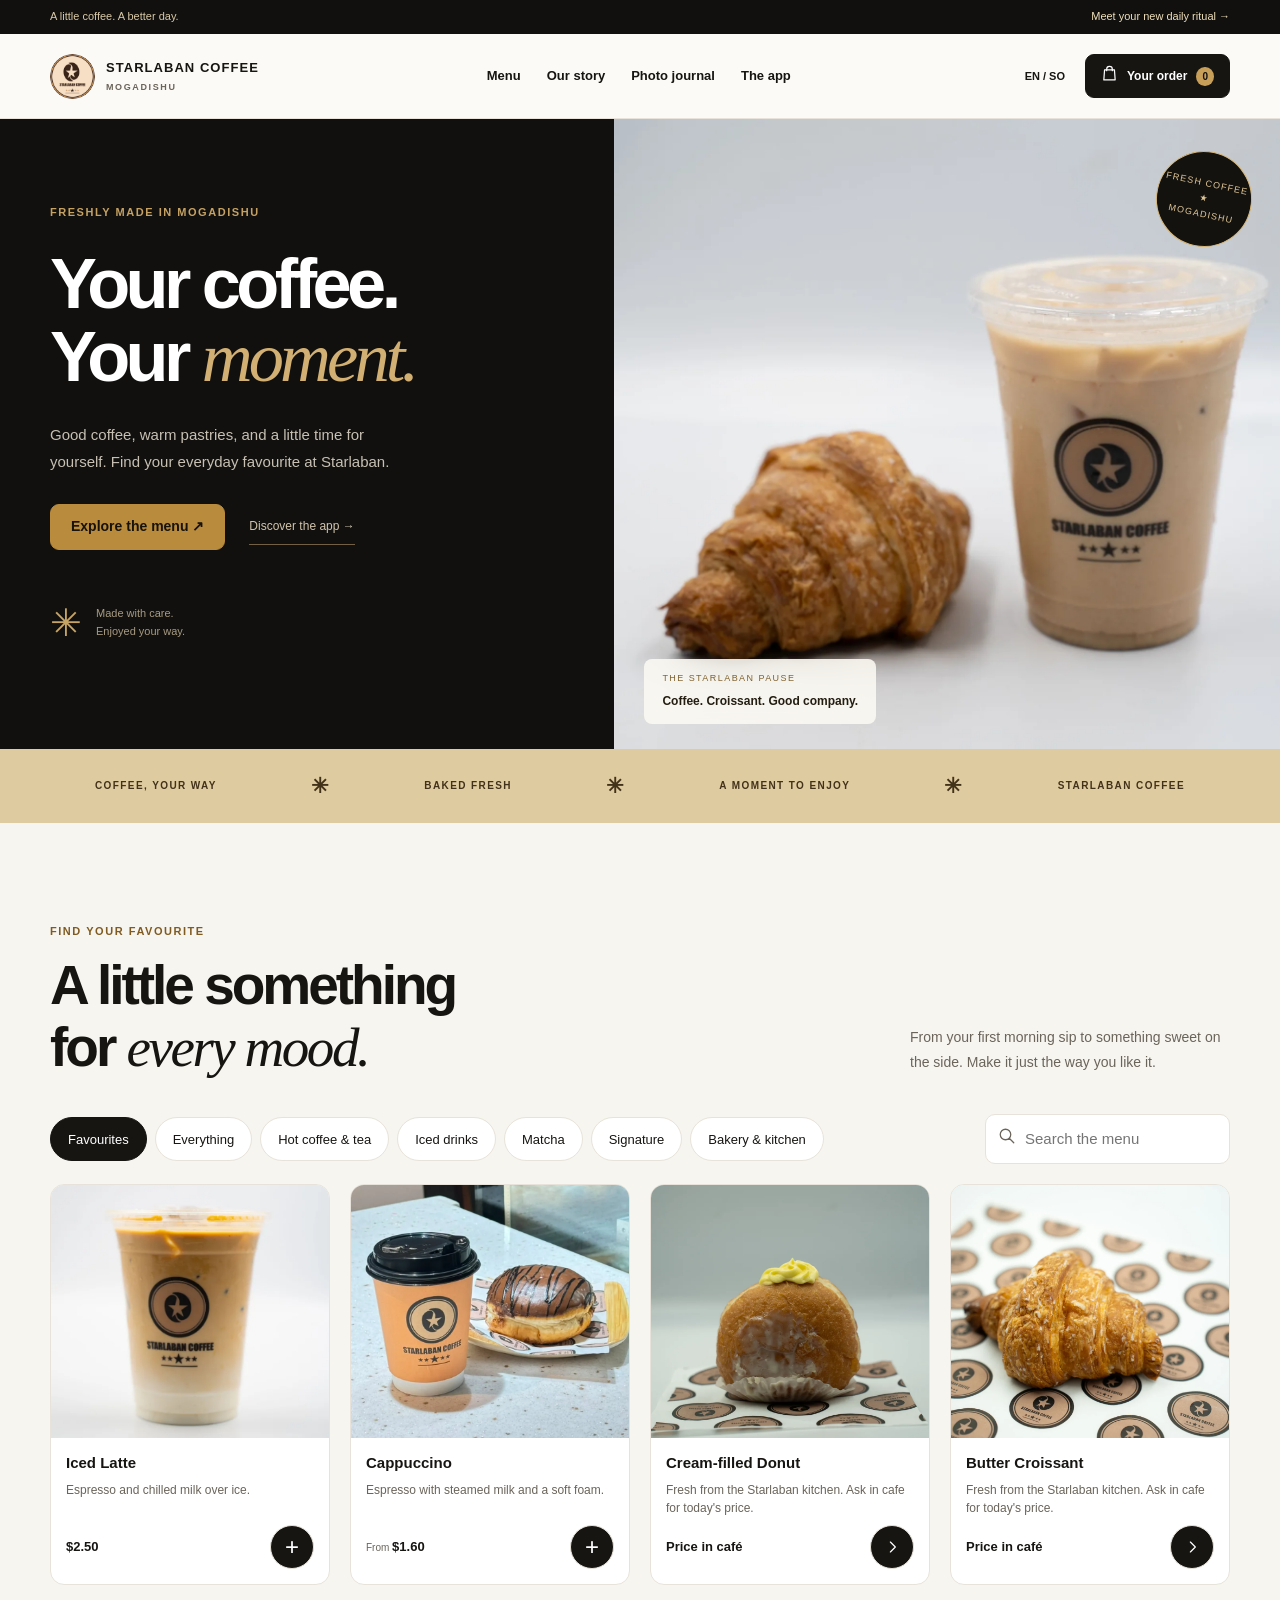
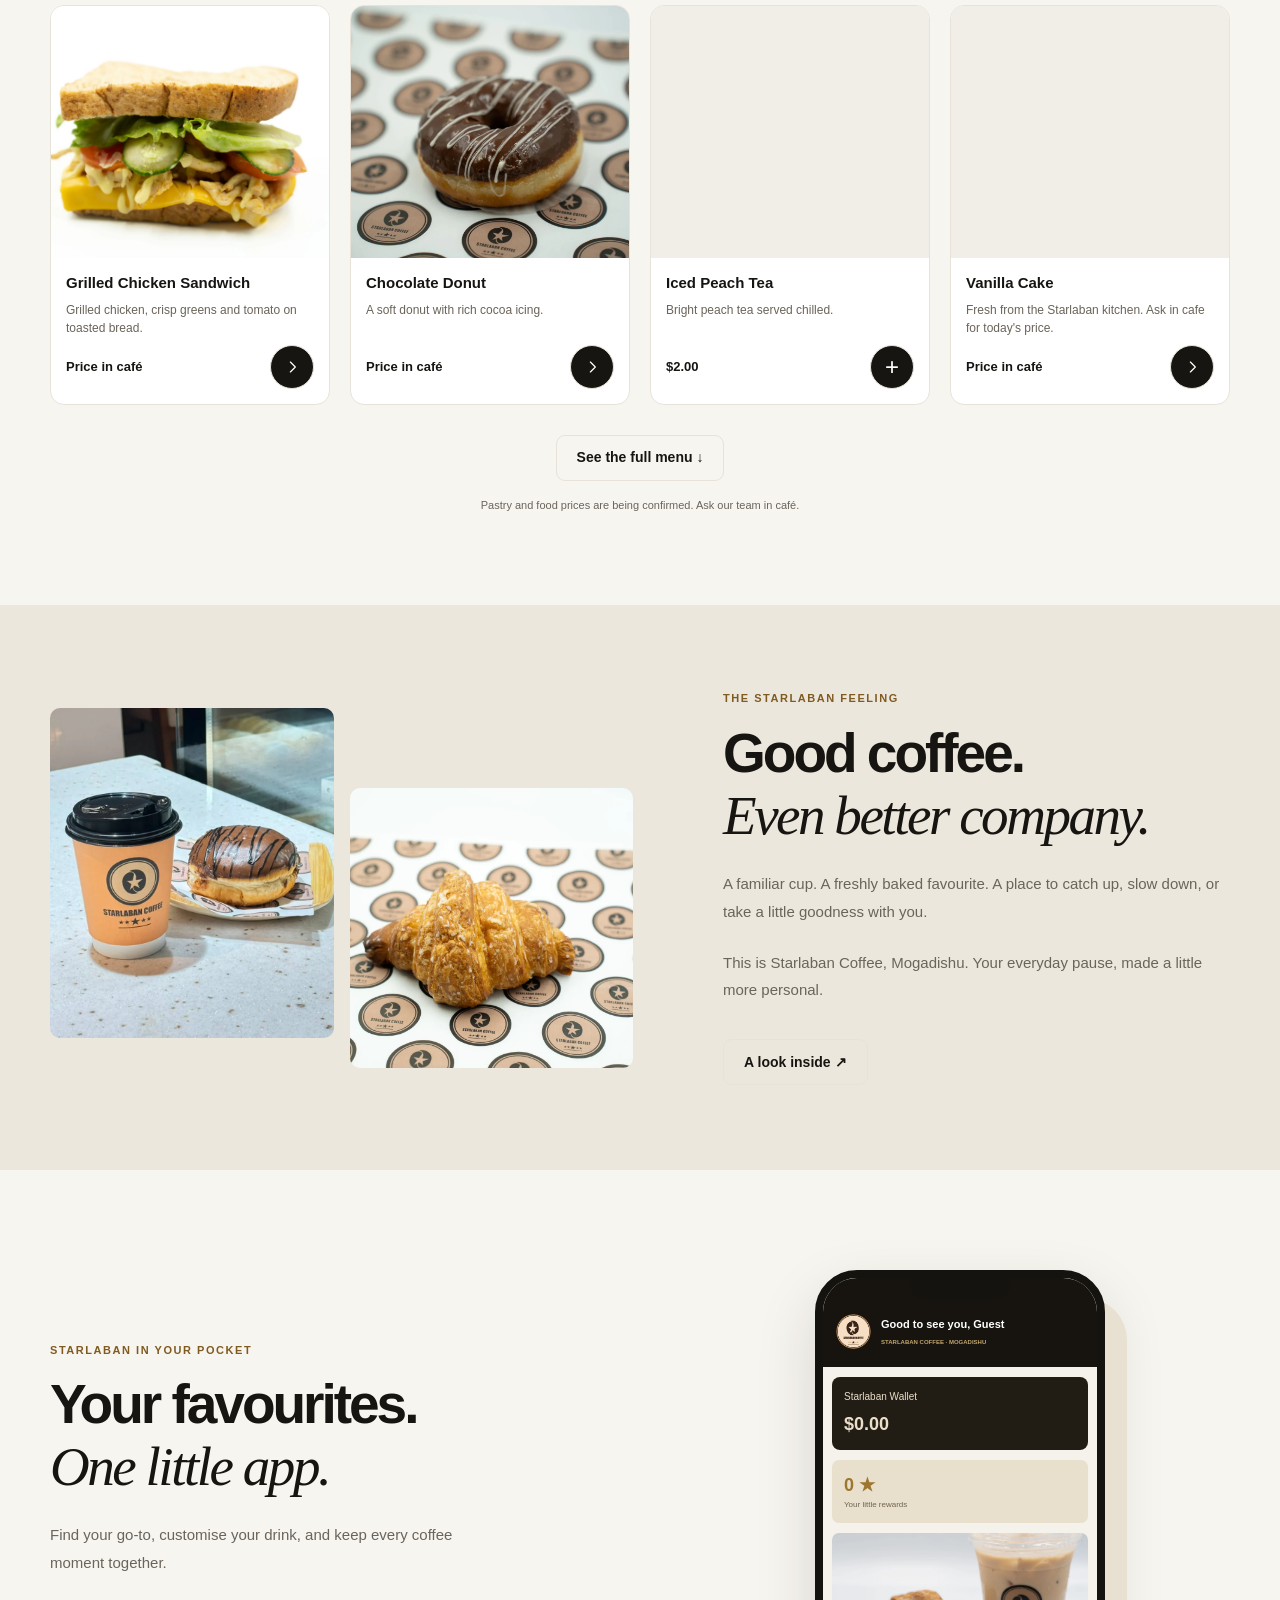
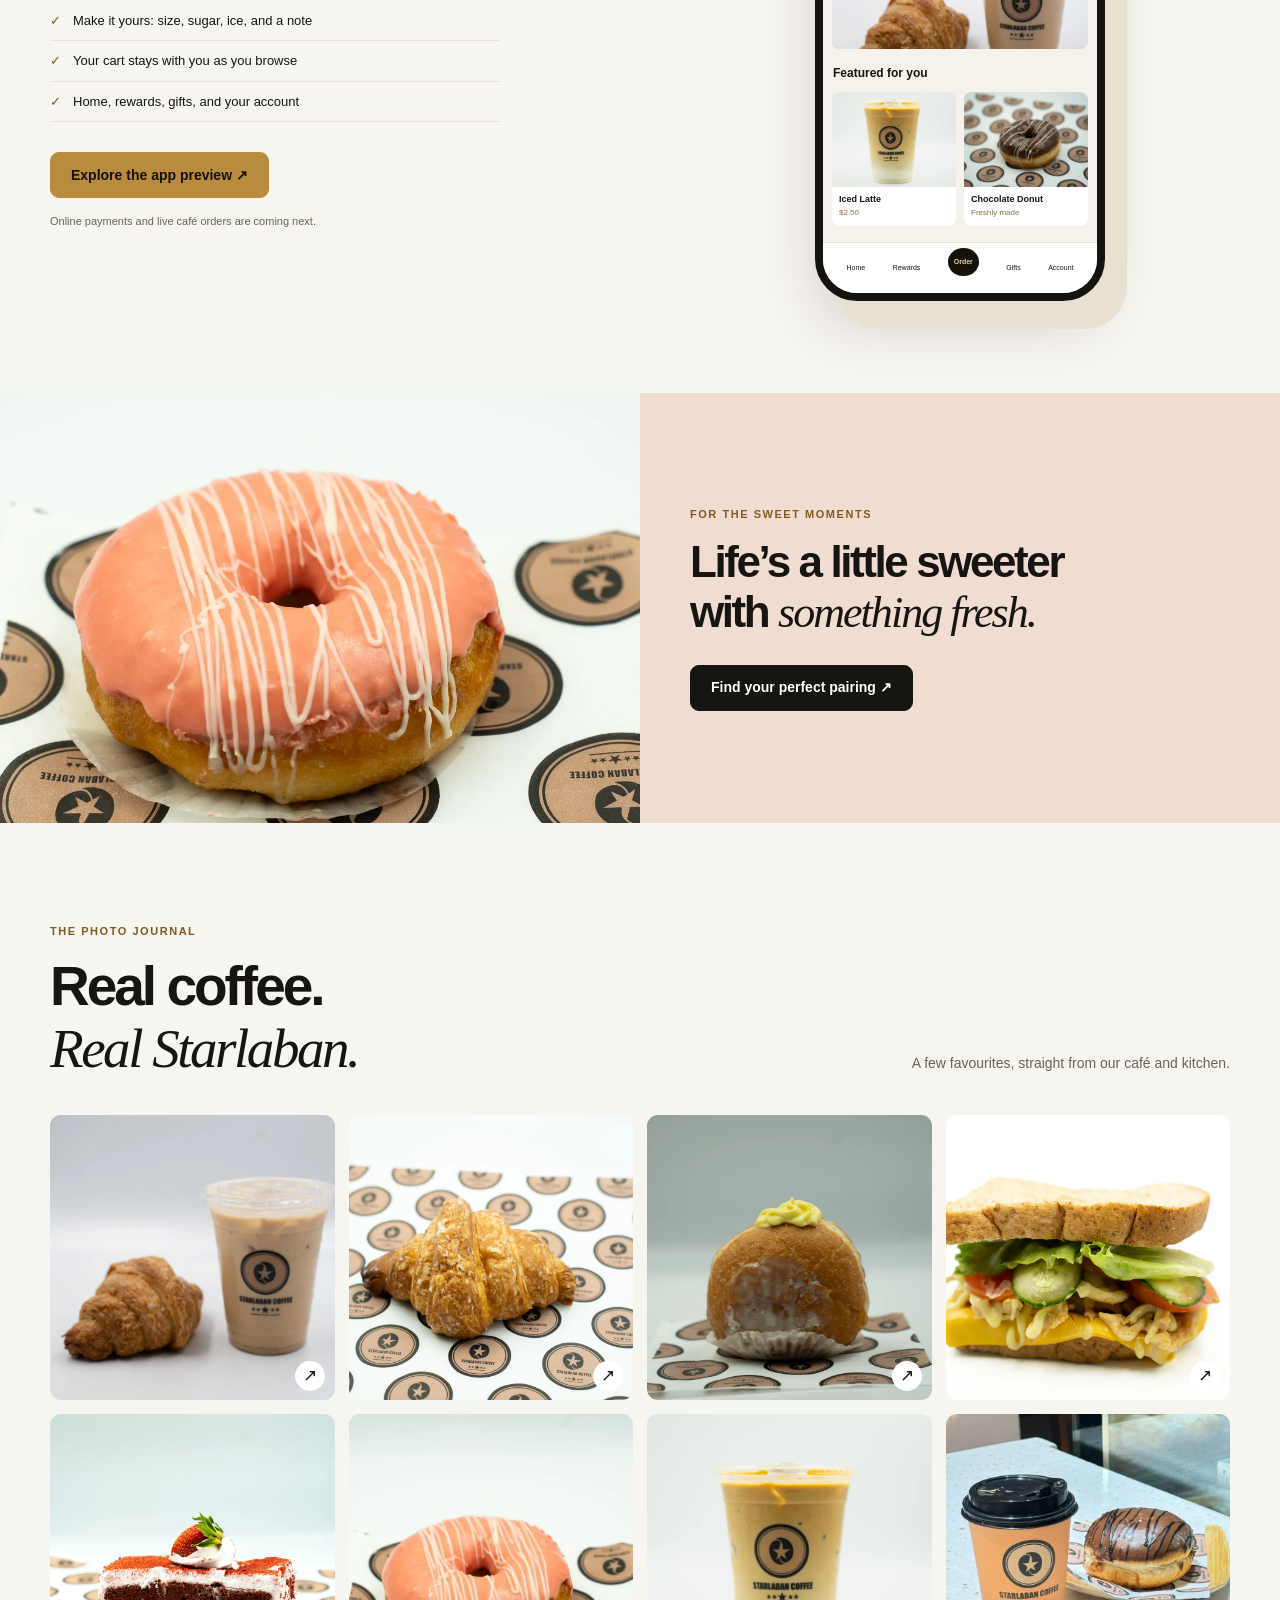
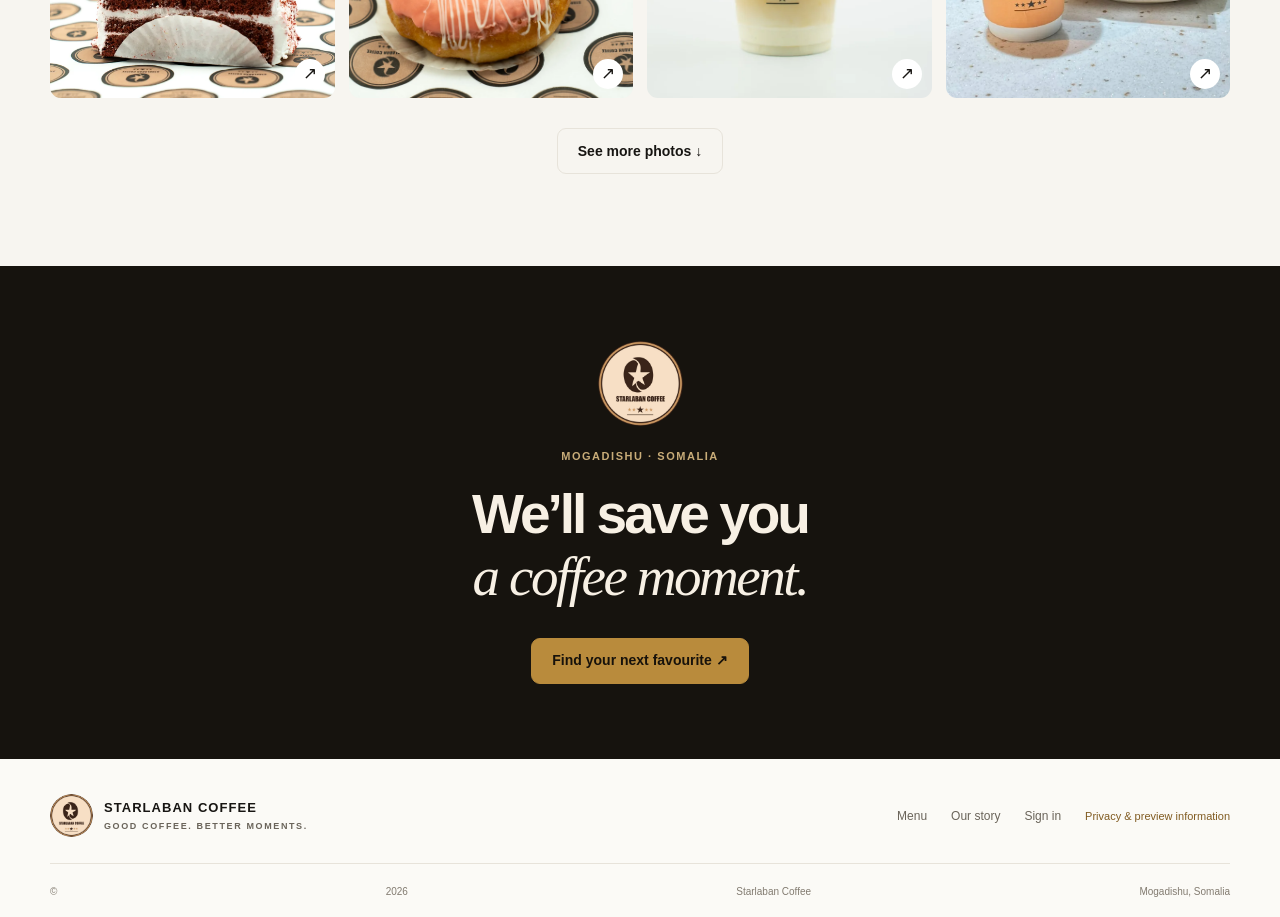
<file: index.html>
<!doctype html><html lang="en"><head><meta charset="utf-8"><meta name="viewport" content="width=device-width,initial-scale=1"><meta name="theme-color" content="#11100e"><meta name="description" content="Starlaban Coffee, Mogadishu. Fresh coffee, iced favourites and warm pastries. Explore the menu and make your coffee moment yours."><title>Starlaban Coffee — Your coffee. Your moment.</title><link rel="icon" href="assets/favicon.png"><link rel="apple-touch-icon" href="assets/apple-touch-icon.png"><link rel="stylesheet" href="assets/shared.css"><link rel="stylesheet" href="assets/site.css"><link rel="preload" as="image" href="assets/photography/coffee-croissant.webp"></head><body><a href="#main" class="skip-link">Skip to content</a><div class="site-notice"><span data-en="A little coffee. A better day." data-so="Qaxwo yar. Maalin wanaagsan.">A little coffee. A better day.</span><a href="app/#login" data-en="Meet your new daily ritual →" data-so="Eeg appka Starlaban →">Meet your new daily ritual →</a></div><header class="site-header"><div class="wrap header-bar"><a href="#main" class="site-brand"><img src="assets/logo.png" width="45" height="45" alt="Starlaban logo"><span>STARLABAN COFFEE<small>MOGADISHU</small></span></a><nav class="site-links" aria-label="Main navigation"><a href="#menu" data-en="Menu" data-so="Liiska">Menu</a><a href="#story" data-en="Our story" data-so="Sheekadeenna">Our story</a><a href="#journal" data-en="Photo journal" data-so="Sawirrada">Photo journal</a><a href="#app" data-en="The app" data-so="Appka">The app</a></nav><div class="site-actions"><button type="button" id="site-lang" class="language-button" aria-label="Switch language">EN / SO</button><button type="button" id="site-cart" class="button cart-button"><span data-cart-icon></span><span data-en="Your order" data-so="Dalabkaaga">Your order</span><b data-cart-badge>0</b></button></div></div></header><main id="main"><section class="hero"><div class="hero-text"><div class="eyebrow" data-en="Freshly made in Mogadishu" data-so="Muqdisho · cusub ayaa la diyaariyaa">Freshly made in Mogadishu</div><h1 data-en="Your coffee.<br>Your <em>moment.</em>" data-so="Qaxwadaada.<br><em>Waqtigaaga.</em>">Your coffee.<br>Your <em>moment.</em></h1><p data-en="Good coffee, warm pastries, and a little time for yourself. Find your everyday favourite at Starlaban." data-so="Qaxwo fiican, macmacaan cusub iyo waqti naftaada ah. Ka hel waxa aad jeceshahay Starlaban.">Good coffee, warm pastries, and a little time for yourself. Find your everyday favourite at Starlaban.</p><div class="hero-buttons"><a href="#menu" class="button gold" data-en="Explore the menu ↗" data-so="Eeg liiska ↗">Explore the menu ↗</a><a href="app/#login" class="hero-app-link" data-en="Discover the app →" data-so="Eeg appka →">Discover the app →</a></div><div class="hero-foot"><span class="hero-star">✳</span><span data-en="Made with care.<br>Enjoyed your way." data-so="Daryeel lagu sameeyey.<br>Sidaad jeceshahay.">Made with care.<br>Enjoyed your way.</span></div></div><div class="hero-visual"><img src="assets/photography/coffee-croissant.webp" alt="Starlaban iced coffee and a freshly baked croissant" width="1400" height="1312" fetchpriority="high"><div class="hero-photo-label"><span>THE STARLABAN PAUSE</span><b>Coffee. Croissant. Good company.</b></div><span class="round-seal">FRESH COFFEE<br>★<br>MOGADISHU</span></div></section><div class="brand-strip"><span>COFFEE, YOUR WAY</span><i>✳</i><span>BAKED FRESH</span><i>✳</i><span>A MOMENT TO ENJOY</span><i>✳</i><span>STARLABAN COFFEE</span></div><section id="menu" class="section wrap"><div class="section-heading reveal-on-scroll"><div><div class="eyebrow" data-en="Find your favourite" data-so="Hel waxa aad jeceshahay">Find your favourite</div><h2 data-en="A little something<br>for <em>every mood.</em>" data-so="Wax aad ku raaxaysato<br><em>mar kasta.</em>">A little something<br>for <em>every mood.</em></h2></div><p data-en="From your first morning sip to something sweet on the side. Make it just the way you like it." data-so="Laga bilaabo qaxwada subaxda ilaa macmacaan. U habee sidaad jeceshahay.">From your first morning sip to something sweet on the side. Make it just the way you like it.</p></div><div class="menu-toolbar"><div class="chip-row" id="site-categories" role="group" aria-label="Menu categories"></div><label class="search-box"><span data-search-icon></span><span class="sr-only">Search menu</span><input type="search" id="site-search" placeholder="Search the menu" autocomplete="off"></label></div><div id="site-menu" class="menu-grid"></div><div class="menu-more"><button type="button" id="show-menu" class="button outline" data-en="See the full menu ↓" data-so="Eeg liiska oo dhan ↓">See the full menu ↓</button><p data-en="Pastry and food prices are being confirmed. Ask our team in café." data-so="Qiimaha cuntada iyo macmacaanka ka xaqiiji maqaaxida.">Pastry and food prices are being confirmed. Ask our team in café.</p></div></section><section id="story" class="story-section"><div class="wrap story-grid"><div class="story-images reveal-on-scroll"><img src="assets/photography/cafe-5.webp" alt="Starlaban coffee and a chocolate donut at the café counter" width="810" height="1080" loading="lazy"><img src="assets/photography/croissant-overhead.webp" alt="Fresh croissant on Starlaban branded paper" width="1400" height="933" loading="lazy"></div><div class="story-copy reveal-on-scroll"><div class="eyebrow" data-en="The Starlaban feeling" data-so="Dareenka Starlaban">The Starlaban feeling</div><h2 data-en="Good coffee.<br><em>Even better company.</em>" data-so="Qaxwo fiican.<br><em>Wehel ka sii fiican.</em>">Good coffee.<br><em>Even better company.</em></h2><p data-en="A familiar cup. A freshly baked favourite. A place to catch up, slow down, or take a little goodness with you." data-so="Koob aad taqaan. Macmacaan cusub. Meel aad ku kulantaan, ku nasataan ama aad wax fiican ka qaadataan.">A familiar cup. A freshly baked favourite. A place to catch up, slow down, or take a little goodness with you.</p><p data-en="This is Starlaban Coffee, Mogadishu. Your everyday pause, made a little more personal." data-so="Tani waa Starlaban Coffee, Muqdisho. Nasashadaada maalin kasta.">This is Starlaban Coffee, Mogadishu. Your everyday pause, made a little more personal.</p><a href="#journal" class="button outline" data-en="A look inside ↗" data-so="Eeg sawirrada ↗">A look inside ↗</a></div></div></section><section id="app" class="app-section section wrap"><div class="app-copy reveal-on-scroll"><div class="eyebrow" data-en="Starlaban in your pocket" data-so="Starlaban meel kasta">Starlaban in your pocket</div><h2 data-en="Your favourites.<br><em>One little app.</em>" data-so="Waxaad jeceshahay.<br><em>Hal app.</em>">Your favourites.<br><em>One little app.</em></h2><p data-en="Find your go-to, customise your drink, and keep every coffee moment together." data-so="Dooro qaxwadaada, u habee sidaad jeceshahay oo dalabyadaada la soco.">Find your go-to, customise your drink, and keep every coffee moment together.</p><ul><li data-en="Make it yours: size, sugar, ice, and a note" data-so="Cabbirka, sonkorta, barafka iyo fariin">Make it yours: size, sugar, ice, and a note</li><li data-en="Your cart stays with you as you browse" data-so="Dalabkaaga waa laguu kaydiyaa">Your cart stays with you as you browse</li><li data-en="Home, rewards, gifts, and your account" data-so="Hoyga, abaalmarinta, hadiyado iyo akoonka">Home, rewards, gifts, and your account</li></ul><a href="app/#login" class="button gold" data-en="Explore the app preview ↗" data-so="Eeg appka tijaabada ↗">Explore the app preview ↗</a><small data-en="Online payments and live café orders are coming next." data-so="Lacag-bixinta iyo dalabka tooska ah ayaa xiga.">Online payments and live café orders are coming next.</small></div><a href="app/#home" class="phone-preview reveal-on-scroll" aria-label="Open Starlaban app preview"><div class="phone-speaker"></div><div class="phone-head"><img src="assets/logo.png" alt="" width="35" height="35"><span>Good to see you, Guest<small>STARLABAN COFFEE · MOGADISHU</small></span></div><div class="phone-wallet">Starlaban Wallet <b>$0.00</b></div><div class="phone-stars">0 ★ <span>Your little rewards</span></div><img src="assets/photography/coffee-croissant.webp" class="phone-banner" alt="Starlaban coffee and croissant" width="600" height="400" loading="lazy"><b class="phone-featured">Featured for you</b><div class="phone-products"><div><img src="assets/photography/iced-latte-card.webp" alt="Iced latte" width="700" height="700" loading="lazy"><b>Iced Latte</b><small>$2.50</small></div><div><img src="assets/photography/chocolate-donut.webp" alt="Chocolate donut" width="1400" height="933" loading="lazy"><b>Chocolate Donut</b><small>Freshly made</small></div></div><div class="phone-bottom"><span>Home</span><span>Rewards</span><b>Order</b><span>Gifts</span><span>Account</span></div></a></section><section class="photo-feature"><img src="assets/photography/pink-donut.webp" alt="Pink glazed Starlaban donut" loading="lazy" width="1204" height="1400"><div><div class="eyebrow" data-en="For the sweet moments" data-so="Waqtiyada macaan">For the sweet moments</div><h2 data-en="Life’s a little sweeter<br>with <em>something fresh.</em>" data-so="Noloshu waa macaan<br>marka ay <em>cusub tahay.</em>">Life’s a little sweeter<br>with <em>something fresh.</em></h2><a class="button" href="#menu" id="browse-food" data-en="Find your perfect pairing ↗" data-so="Eeg macmacaanka ↗">Find your perfect pairing ↗</a></div></section><section id="journal" class="section wrap"><div class="section-heading"><div><div class="eyebrow" data-en="The photo journal" data-so="Sawirrada Starlaban">The photo journal</div><h2 data-en="Real coffee.<br><em>Real Starlaban.</em>" data-so="Qaxwo dhab ah.<br><em>Starlaban dhab ah.</em>">Real coffee.<br><em>Real Starlaban.</em></h2></div><p data-en="A few favourites, straight from our café and kitchen." data-so="Waxyaabaha la jecel yahay ee maqaaxida iyo jikada.">A few favourites, straight from our café and kitchen.</p></div><div class="journal-grid" id="site-gallery"></div><div class="menu-more"><button type="button" class="button outline" id="show-gallery">See more photos ↓</button></div></section><section class="visit-section"><div class="wrap"><img src="assets/logo.png" alt="Starlaban Coffee" width="85" height="85" loading="lazy"><div class="eyebrow">MOGADISHU · SOMALIA</div><h2 data-en="We’ll save you<br><em>a coffee moment.</em>" data-so="Waqti qaxwo<br><em>ayaa ku sugaya.</em>">We’ll save you<br><em>a coffee moment.</em></h2><a href="#menu" class="button gold" data-en="Find your next favourite ↗" data-so="Hel waxaad jeclaan lahayd ↗">Find your next favourite ↗</a></div></section></main><footer class="site-footer"><div class="wrap footer-grid"><div class="site-brand"><img src="assets/logo.png" alt="" width="43" height="43"><span>STARLABAN COFFEE<small>GOOD COFFEE. BETTER MOMENTS.</small></span></div><nav aria-label="Footer navigation"><a href="#menu">Menu</a><a href="#story">Our story</a><a href="app/#login">Sign in</a><button class="text-button" type="button" id="site-privacy">Privacy & preview information</button></nav></div><div class="wrap footer-bottom">© <span id="year">2026</span> Starlaban Coffee <span>Mogadishu, Somalia</span></div></footer><script src="assets/config.js"></script><script src="assets/menu.js"></script><script src="assets/store.js"></script><script src="assets/site.js"></script></body></html>
</file>
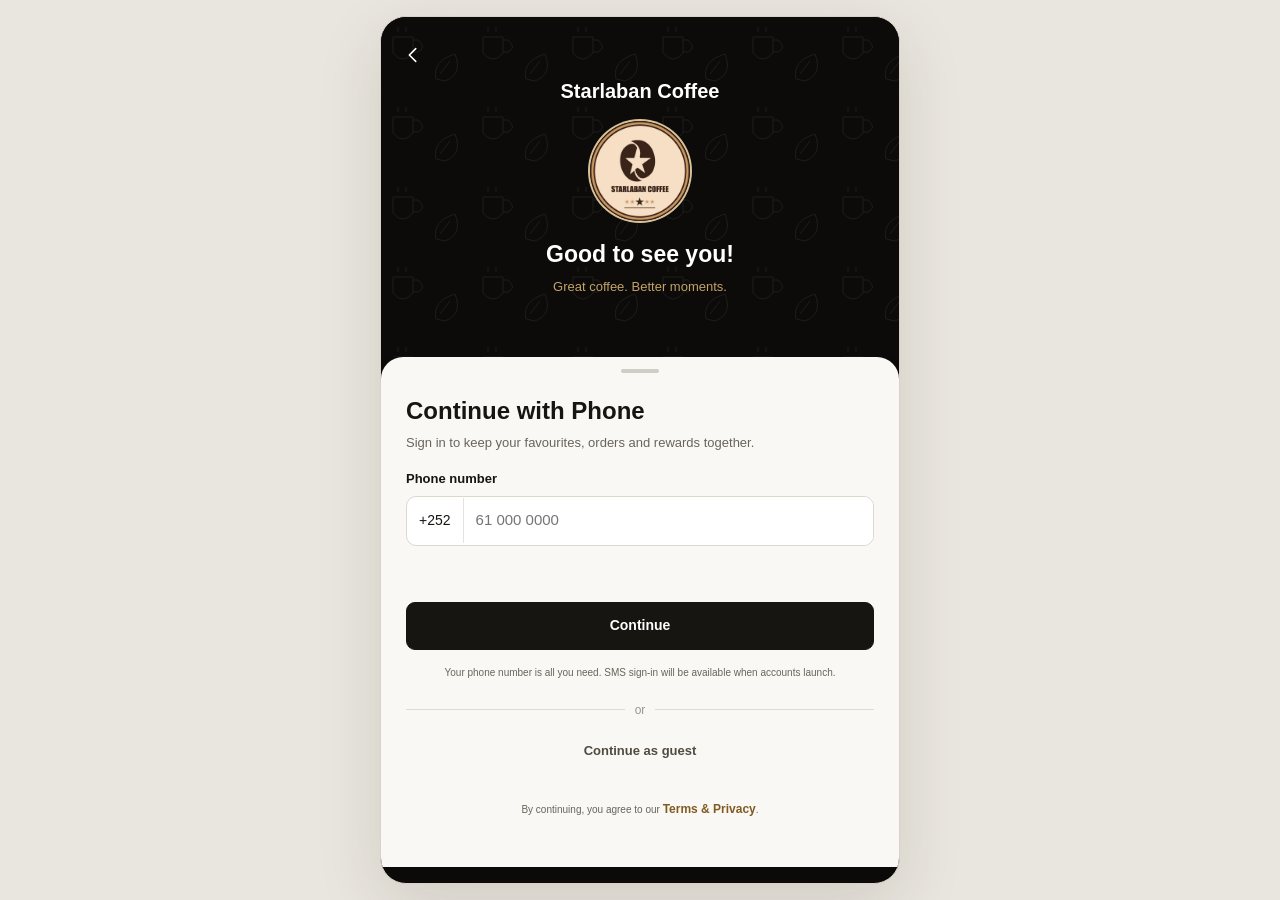
<file: app/index.html>
<!doctype html><html lang="en"><head><meta charset="utf-8"><meta name="viewport" content="width=device-width,initial-scale=1,viewport-fit=cover"><meta name="theme-color" content="#11100e"><meta name="description" content="Starlaban Coffee — your daily coffee, made yours. Browse our menu and build your pickup order."><title>Starlaban Coffee — The App</title><link rel="icon" href="../assets/favicon.png"><link rel="apple-touch-icon" href="../assets/apple-touch-icon.png"><link rel="stylesheet" href="../assets/shared.css"><link rel="stylesheet" href="../assets/app.css"></head><body class="app-body"><a class="skip-link" href="#screen">Skip to content</a><div id="app" class="app-shell"><header id="app-header"></header><main id="screen" tabindex="-1"></main><button type="button" id="cart-bar" class="cart-bar" hidden></button><nav id="app-nav" aria-label="Main navigation"></nav></div><script src="../assets/config.js"></script><script src="../assets/menu.js"></script><script src="../assets/store.js"></script><script src="../assets/app.js"></script></body></html>
</file>
<file: assets/shared.css>
:root{--ink:#171512;--muted:#6a645a;--gold:#b98b3c;--gold-dark:#805b21;--cream:#f7f5f0;--line:#e7e3da;--paper:#fff;--radius:16px;--font:Inter,-apple-system,BlinkMacSystemFont,"Segoe UI",sans-serif}*{box-sizing:border-box}html{scroll-behavior:smooth}body{margin:0;color:var(--ink);background:var(--cream);font:15px/1.5 var(--font)}button,input,select,textarea{font:inherit}button,a,input,textarea,select{-webkit-tap-highlight-color:transparent}button{cursor:pointer}button:disabled{cursor:not-allowed;opacity:.55}button,a{touch-action:manipulation}a{color:inherit}button:focus-visible,a:focus-visible,input:focus-visible,select:focus-visible,textarea:focus-visible{outline:3px solid #a7752d;outline-offset:3px}img{display:block;max-width:100%}button{color:inherit}h1,h2,h3,p{margin-top:0}h1,h2,h3{line-height:1.15}svg{width:22px;height:22px;stroke:currentColor;stroke-width:1.7;fill:none;stroke-linecap:round;stroke-linejoin:round;flex:none}a{text-decoration:none}.muted{color:var(--muted)}.eyebrow{font-size:11px;letter-spacing:.14em;text-transform:uppercase;font-weight:750;color:var(--gold-dark)}.button{min-height:46px;border:1px solid var(--ink);border-radius:9px;background:var(--ink);color:white;display:inline-flex;align-items:center;justify-content:center;gap:9px;padding:11px 20px;font-weight:700;font-size:14px;transition:background .18s,transform .18s}.button:hover{background:#332b1e;transform:translateY(-1px)}.button.gold{background:var(--gold);border-color:var(--gold);color:#17120b}.button.gold:hover{background:#c79b52}.button.outline{background:transparent;color:var(--ink);border-color:var(--line)}.button.full{width:100%}.text-button{border:0;background:transparent;padding:9px 0;min-height:44px;color:var(--gold-dark);font-size:12px;font-weight:700}.icon-btn{width:44px;height:44px;padding:11px;display:inline-flex;align-items:center;justify-content:center;border:0;border-radius:50%;background:transparent}.icon-btn:hover{background:#b98b3c15}.field-label{display:block;font-size:13px;font-weight:650;margin:17px 0 7px}.field-label small{color:var(--muted);font-weight:400}input:not([type=radio]):not([type=checkbox]),textarea,select{width:100%;min-height:48px;border:1px solid #d9d5cc;border-radius:10px;padding:12px;background:#fff;color:var(--ink)}textarea{resize:vertical}.form-note,.preview-note{font-size:12px;line-height:1.5;color:var(--muted);margin:13px 0}.preview-note{background:#f6efdf;border:1px solid #e8d8b7;border-radius:9px;padding:12px}.form-error{font-size:13px;color:#8b241e;margin:10px 0;min-height:18px}.field-grid{display:grid;grid-template-columns:1fr 1fr;gap:12px}.menu-grid{display:grid;grid-template-columns:repeat(4,minmax(0,1fr));gap:20px}.menu-card{background:white;border-radius:14px;overflow:hidden;border:1px solid var(--line);min-width:0;transition:box-shadow .2s,transform .2s}.menu-card:hover{box-shadow:0 10px 30px #2118000b;transform:translateY(-3px)}.photo-button{padding:0;border:0;background:#f1eee7;display:block;width:100%;aspect-ratio:1.1;overflow:hidden}.photo-button img{width:100%;height:100%;object-fit:cover;transition:transform .45s}.photo-button:hover img{transform:scale(1.035)}.menu-card-body{padding:15px}.menu-card h3{font-size:15px;line-height:1.3;margin:0 0 8px}.menu-card p{font-size:12px;color:var(--muted);line-height:1.5;min-height:36px;margin:0 0 8px}.card-bottom{display:flex;align-items:center;justify-content:space-between;gap:8px}.price{font-size:13px;font-weight:750}.price small{font-size:10px;color:var(--muted);font-weight:400}.add-circle{border:1px solid var(--line);background:var(--ink);color:white;width:44px;height:44px;border-radius:50%;font-size:24px;display:grid;place-items:center;flex:none}.add-circle svg{width:17px}.no-photo{display:flex;flex-direction:column;align-items:center;justify-content:center;gap:12px;width:100%;height:100%;min-height:100px;background:radial-gradient(circle,#ece3d0,#f7f5ef);color:#8e6c37}.no-photo svg{width:46px;height:46px;stroke-width:1.1}.no-photo span{font-size:11px;letter-spacing:.1em;text-transform:uppercase}.chip-row{display:flex;gap:8px;overflow:auto;padding:3px 0 12px;scrollbar-width:none}.chip{white-space:nowrap;border:1px solid var(--line);border-radius:30px;background:white;min-height:44px;padding:8px 17px;font-size:13px}.chip.selected{background:var(--ink);color:white;border-color:var(--ink)}.search-box{display:flex;align-items:center;gap:9px;border:1px solid var(--line);background:white;border-radius:10px;padding:0 12px}.search-box input:not([type=checkbox]){border:0;background:transparent;padding-left:0;min-width:0;outline-offset:-3px}.search-box svg{width:18px;color:var(--muted)}.empty-state{padding:55px 18px;text-align:center}.empty-state>svg{width:52px;height:52px;stroke-width:1.3;color:var(--gold);margin:0 auto 20px}.empty-state h2{font-size:21px;margin-bottom:10px}.empty-state p{font-size:14px;color:var(--muted)}.sl-dialog{border:0;border-radius:22px;max-width:520px;width:calc(100% - 28px);max-height:90dvh;padding:0;background:white;color:var(--ink);box-shadow:0 25px 100px #0005;overflow:auto;overscroll-behavior:contain}.sl-dialog::backdrop{background:#12100dc2;backdrop-filter:blur(4px)}.sl-dialog[open]{animation:dialog-in .25s ease}.dialog-inner{position:relative}.dialog-bar{display:flex;align-items:center;justify-content:space-between;padding:8px 12px 8px 22px;background:#fffc;backdrop-filter:blur(12px);position:sticky;top:0;z-index:5;border-bottom:1px solid var(--line);font-size:13px;font-weight:700}.product-photo{height:200px;background:var(--cream)}.product-photo img{width:100%;height:100%;object-fit:cover}.product-content{padding:22px}.product-content h2{font-size:25px;margin:8px 0}.product-content>p{font-size:14px}.option-field{border:0;padding:0;margin:22px 0 0;min-width:0}.option-field legend{font-size:14px;font-weight:750;margin-bottom:9px}.option-row{display:flex;gap:7px;flex-wrap:wrap}.option{flex:1;min-width:65px;min-height:46px;border:1px solid var(--line);background:white;border-radius:9px;padding:9px 8px;font-size:12px}.option.selected{background:#f5ecd9;border-color:var(--gold);box-shadow:inset 0 0 0 1px var(--gold)}.product-footer{position:sticky;bottom:-22px;display:flex;gap:12px;align-items:center;padding:15px 0;background:white;margin-top:10px}.product-footer>.button{flex:1}.stepper{display:flex;align-items:center;gap:5px;border:1px solid var(--line);border-radius:25px;white-space:nowrap;background:white}.stepper button{width:42px;height:44px;border:0;background:transparent;font-size:22px}.stepper b,.stepper span{min-width:18px;text-align:center;font-size:13px}.stepper.small{width:max-content;margin-top:5px}.stepper.small button{height:36px;width:36px}.cart-items{padding:8px 20px}.cart-item{display:grid;grid-template-columns:64px minmax(0,1fr) auto;gap:12px;border-bottom:1px solid var(--line);padding:17px 0;align-items:start}.cart-item>img,.cart-item>.no-photo{width:64px;height:70px;min-height:0;object-fit:cover;border-radius:9px}.cart-item>.no-photo span{display:none}.cart-item>.no-photo svg{width:25px}.cart-item b{font-size:13px}.cart-item small{font-size:11px;color:var(--muted);display:block;margin-top:5px;overflow-wrap:anywhere}.checkout-section{padding:18px 22px 26px}.checkout-section h3{font-size:17px;margin:18px 0 8px}.payment-methods{display:grid;gap:7px;margin-top:12px}.payment-methods label{padding:12px;border:1px solid var(--line);border-radius:8px;display:flex;align-items:center;gap:8px;font-size:13px;cursor:pointer}.payment-methods input{accent-color:var(--gold-dark)}.total-line{display:flex;justify-content:space-between;padding:20px 0;margin-top:15px;border-top:1px solid var(--line)}.sl-toast{position:fixed;bottom:max(100px,env(safe-area-inset-bottom));left:50%;transform:translate(-50%,15px);max-width:calc(100% - 32px);background:var(--ink);color:white;font-size:13px;border-radius:14px;padding:13px 20px;box-shadow:0 8px 30px #0003;z-index:999;opacity:0;pointer-events:none;transition:opacity .2s,transform .2s;text-align:center}.sl-toast.show{opacity:1;transform:translate(-50%,0)}.modal-open{overflow:hidden}.section-title{display:flex;align-items:center;justify-content:space-between;gap:12px;margin:22px 0 14px}.section-title h2{font-size:20px;margin:0}.section-title button{font-size:12px}.cart-pop{animation:cart-pop .48s ease}.reveal{animation:rise .45s both}.sr-only{position:absolute;width:1px;height:1px;padding:0;margin:-1px;overflow:hidden;clip:rect(0,0,0,0);white-space:nowrap;border:0}.skip-link{position:fixed;top:-70px;left:15px;z-index:999;background:white;color:black;padding:12px}.skip-link:focus{top:12px}@keyframes cart-pop{40%{transform:translateY(-4px) scale(1.12)}70%{transform:translateY(1px)}}@keyframes dialog-in{from{opacity:0;transform:translateY(20px)}to{opacity:1;transform:none}}@keyframes rise{from{opacity:0;transform:translateY(10px)}to{opacity:1;transform:none}}@media(max-width:600px){.sl-dialog{margin:auto 0 0;width:100%;max-width:none;max-height:93dvh;border-radius:23px 23px 0 0;padding-bottom:env(safe-area-inset-bottom)}.menu-grid{grid-template-columns:repeat(2,minmax(0,1fr));gap:12px}.menu-card-body{padding:12px}.menu-card h3{font-size:14px}.menu-card p{font-size:12px}.product-photo{height:180px}.product-content{padding:20px}.field-grid{grid-template-columns:1fr}}@media(prefers-reduced-motion:reduce){html{scroll-behavior:auto}*,*::before,*::after{animation:none!important;transition:none!important}.reveal{opacity:1!important;transform:none!important}}
</file>
<file: assets/site.css>
.wrap{width:min(1180px,calc(100% - 64px));margin:auto}.site-notice{background:#11100e;color:#d9c9a7;min-height:34px;display:flex;justify-content:space-between;padding:8px max(32px,calc((100% - 1180px)/2));font-size:11px}.site-notice a{color:#efdfbb}.site-header{position:sticky;top:0;background:#fbfaf6f5;backdrop-filter:blur(15px);z-index:30;border-bottom:1px solid var(--line)}.header-bar{height:84px;display:flex;align-items:center;justify-content:space-between;gap:26px}.site-brand{display:flex;align-items:center;gap:11px;font-size:13px;letter-spacing:.08em;font-weight:850}.site-brand img{border-radius:50%;flex:none}.site-brand small{font-size:9px;letter-spacing:.18em;display:block;color:var(--muted);margin-top:3px;font-weight:600}.site-links{display:flex;gap:26px;align-items:center;font-size:13px;font-weight:600}.site-links a:hover{color:var(--gold-dark)}.site-actions{display:flex;align-items:center;gap:14px}.language-button{border:0;background:transparent;font-size:11px;font-weight:700;min-height:44px}.cart-button{font-size:12px;min-height:44px;padding:10px 15px}.cart-button svg{width:17px;height:17px}.cart-button b{font-size:10px;background:#c89f59;color:#111;padding:2px 6px;border-radius:50%}.hero{display:grid;grid-template-columns:48% 52%;min-height:630px;background:#11100e;color:#fff;overflow:hidden}.hero-text{padding:85px 45px 50px max(32px,calc((100vw - 1180px)/2));position:relative}.hero .eyebrow{color:#c5a264;margin-bottom:26px}.hero h1{font-size:clamp(50px,5.5vw,82px);line-height:1.04;letter-spacing:-.065em;font-weight:650;margin:0 0 27px}.hero h1 em{font-family:Georgia,serif;color:#d2b073;font-weight:400;letter-spacing:-.055em}.hero-text>p{font-size:15px;line-height:1.8;color:#c7c0b3;max-width:360px;margin-bottom:29px}.hero-buttons{display:flex;gap:24px;align-items:center}.hero-app-link{font-size:12px;color:#d1c4ad;border-bottom:1px solid #716044;padding:9px 0}.hero-foot{display:flex;align-items:center;gap:14px;margin-top:54px;color:#a79a81;font-size:11px;line-height:1.6}.hero-star{font-size:38px;color:#c6a465;line-height:1}.hero-visual{position:relative;min-height:630px;background:#e2dfd4}.hero-visual>img{width:100%;height:100%;object-fit:cover;object-position:55% center;position:absolute;inset:0}.hero-photo-label{position:absolute;bottom:25px;left:30px;background:#fcfaf3df;backdrop-filter:blur(9px);padding:13px 18px;border-radius:8px;color:#241d12}.hero-photo-label span{display:block;font-size:9px;letter-spacing:.16em;color:#7f622f;margin-bottom:3px}.hero-photo-label b{font-size:12px;font-weight:600}.round-seal{position:absolute;right:28px;top:32px;height:96px;width:96px;background:#14120f;color:#e1c796;border-radius:50%;border:1px solid #d5b67a;display:grid;place-content:center;text-align:center;font-size:9px;line-height:1.7;letter-spacing:.13em;transform:rotate(12deg)}.brand-strip{display:flex;justify-content:space-evenly;align-items:center;gap:20px;background:#dfcba0;color:#43321a;padding:21px;font-size:10px;letter-spacing:.14em;font-weight:700}.brand-strip i{font-style:normal;font-size:21px}.section{padding-top:100px;padding-bottom:92px;scroll-margin-top:75px}.section-heading{display:flex;align-items:end;justify-content:space-between;gap:30px;margin-bottom:35px}.section-heading h2,.story-copy h2,.app-copy h2,.photo-feature h2,.visit-section h2{font-size:clamp(34px,4.3vw,56px);letter-spacing:-.055em;line-height:1.13;margin:15px 0 0;font-weight:650}.section-heading em,.story-copy em,.app-copy em,.photo-feature em,.visit-section em{font-family:Georgia,serif;font-weight:400;letter-spacing:-.045em}.section-heading>p{font-size:14px;line-height:1.8;color:var(--muted);max-width:320px;margin:0 0 4px}.menu-toolbar{display:flex;align-items:center;justify-content:space-between;gap:20px;margin-bottom:20px}.menu-toolbar .search-box{width:245px;flex:none}.menu-toolbar .chip-row{padding-bottom:3px}.menu-more{text-align:center;margin:30px 0 0}.menu-more>p{font-size:11px;color:var(--muted);margin:16px 0 0}.story-section{background:#ece7dc;padding:85px 0;scroll-margin-top:80px}.story-grid{display:grid;grid-template-columns:1.15fr 1fr;gap:90px;align-items:center}.story-images{display:grid;grid-template-columns:1fr 1fr;gap:16px;align-items:start}.story-images img{width:100%;height:330px;object-fit:cover;border-radius:10px}.story-images img:nth-child(2){margin-top:80px;height:280px}.story-copy p,.app-copy p{font-size:15px;line-height:1.85;color:var(--muted);margin:23px 0}.story-copy .button{margin-top:12px}.app-section{display:grid;grid-template-columns:1fr 1fr;gap:100px;align-items:center}.app-copy{max-width:450px}.app-copy ul{list-style:none;padding:0;margin:24px 0 30px;font-size:13px}.app-copy li{padding:10px 0;border-bottom:1px solid var(--line)}.app-copy li:before{content:"✓";color:var(--gold-dark);margin-right:12px}.app-copy small{display:block;color:var(--muted);font-size:11px;margin-top:15px}.phone-preview{display:block;width:290px;background:#f4f2eb;border:8px solid #15130f;border-radius:42px;margin:auto;position:relative;box-shadow:22px 28px 0 #e8e1d1,0 25px 60px #241e1325;overflow:hidden;transform:rotate(4deg);transition:transform .3s}.phone-preview:hover{transform:rotate(0deg)}.phone-speaker{height:22px;background:#15130f;position:absolute;top:0;left:50%;width:100px;transform:translateX(-50%);border-radius:0 0 16px 16px}.phone-head{background:#17140f;color:white;display:flex;gap:10px;padding:36px 13px 18px;align-items:center;font-size:11px;font-weight:650}.phone-head img{border-radius:50%}.phone-head small{font-size:6px;display:block;color:#c3a66e;margin-top:5px}.phone-wallet{background:#211d15;color:#ebdfc9;margin:10px 9px;border-radius:8px;padding:12px;font-size:10px}.phone-wallet b{font-size:18px;display:block;margin-top:7px}.phone-stars{background:#e8dfcc;border-radius:7px;padding:12px;margin:9px;font-size:18px;color:#9d772f;font-weight:750}.phone-stars span{display:block;font-size:8px;font-weight:400;color:#70644f}.phone-banner{width:calc(100% - 18px);margin:10px 9px;height:116px;object-fit:cover;border-radius:7px}.phone-featured{display:block;margin:15px 10px 10px;font-size:12px}.phone-products{display:grid;grid-template-columns:1fr 1fr;gap:8px;padding:0 9px 16px}.phone-products>div{background:white;border-radius:8px;overflow:hidden}.phone-products img{height:95px;width:100%;object-fit:cover}.phone-products b,.phone-products small{font-size:9px;display:block;padding:6px 7px 0}.phone-products small{font-size:8px;padding:0 7px 7px;color:#827354}.phone-bottom{display:flex;justify-content:space-evenly;align-items:center;gap:9px;padding:17px 5px;background:white;font-size:7px;border-top:1px solid var(--line)}.phone-bottom b{background:#15120b;border-radius:50%;padding:9px 6px;color:#e9cf9d;margin-top:-12px}.photo-feature{display:grid;grid-template-columns:1fr 1fr;background:#f0dcd1;min-height:430px}.photo-feature>img{width:100%;height:430px;object-fit:cover;object-position:center 65%}.photo-feature>div{display:flex;flex-direction:column;align-items:start;justify-content:center;padding:50px}.photo-feature h2{font-size:44px;margin-bottom:27px}.journal-grid{display:grid;grid-template-columns:repeat(4,minmax(0,1fr));gap:14px}.journal-photo{border:0;padding:0;border-radius:11px;overflow:hidden;background:#e5dfd2;position:relative;aspect-ratio:1}.journal-photo img{height:100%;width:100%;object-fit:cover;transition:transform .3s}.journal-photo:hover img{transform:scale(1.045)}.journal-photo span{position:absolute;bottom:9px;right:10px;border-radius:50%;background:#fff;color:#171512;font-size:17px;width:30px;height:30px;display:grid;place-content:center}.visit-section{background:#16130e;color:#f7f0e4;text-align:center;padding:75px 0}.visit-section img{margin:0 auto 22px;border-radius:50%}.visit-section .eyebrow{color:#c8ac78}.visit-section h2{margin:18px 0 30px}.site-footer{background:#fbfaf6;padding:35px 0 18px}.footer-grid{display:flex;align-items:center;justify-content:space-between;gap:25px}.footer-grid nav{display:flex;align-items:center;gap:24px;font-size:12px;color:var(--muted)}.footer-grid .text-button{font-size:11px;font-weight:400}.footer-bottom{border-top:1px solid var(--line);padding-top:20px;margin-top:25px;display:flex;justify-content:space-between;font-size:10px;color:#827b70}.lightbox-photo{width:100%;max-height:75dvh;object-fit:contain;background:#eee}.lightbox-caption{font-size:13px;padding:15px 20px;color:var(--muted)}@media(min-width:800px){.js-reveal .reveal-on-scroll{opacity:0;transform:translateY(17px);transition:opacity .6s,transform .6s}.js-reveal .reveal-on-scroll.visible{opacity:1;transform:none}}@media(max-width:1050px){.site-links{gap:16px}.site-brand{font-size:11px}.site-actions{gap:6px}.hero-buttons{gap:15px;flex-wrap:wrap}.hero-text{padding-top:60px}.hero{min-height:570px}.hero-visual{min-height:570px}.story-grid{gap:40px}.app-section{gap:40px}.photo-feature h2{font-size:37px}.menu-toolbar{display:block}.menu-toolbar .search-box{margin-top:15px;width:100%}.menu-grid{grid-template-columns:repeat(3,minmax(0,1fr))}.footer-grid{align-items:start}.footer-grid nav{gap:14px;flex-wrap:wrap;justify-content:flex-end}}@media(max-width:760px){.wrap{width:calc(100% - 36px)}.site-notice{padding:8px 18px;font-size:10px}.site-notice>a{display:none}.header-bar{height:72px;gap:10px}.site-links{display:none}.site-brand{font-size:10px;gap:8px;letter-spacing:.04em}.site-brand img{width:37px;height:37px}.site-brand small{font-size:8px}.site-actions{gap:6px}.language-button{font-size:10px;padding:0 3px}.cart-button{padding:8px 11px;gap:7px}.cart-button>span:nth-child(2){display:none}.hero{grid-template-columns:1fr}.hero-text{padding:43px 24px 38px}.hero h1{font-size:59px}.hero .eyebrow{margin-bottom:20px;font-size:10px}.hero-text>p{font-size:14px;max-width:350px}.hero-foot{display:none}.hero-visual{min-height:380px}.hero-photo-label{left:18px;bottom:18px}.round-seal{width:78px;height:78px;font-size:7px;top:20px;right:20px}.hero-buttons{gap:22px}.brand-strip{gap:15px;padding:15px 12px;font-size:8px;letter-spacing:.08em}.brand-strip span:nth-last-child(-n+2),.brand-strip i:last-of-type{display:none}.section{padding-top:60px;padding-bottom:58px}.section-heading{display:block;margin-bottom:25px}.section-heading h2,.story-copy h2,.app-copy h2,.visit-section h2{font-size:39px}.section-heading>p{margin-top:20px;max-width:none;font-size:13px}.menu-grid{grid-template-columns:repeat(2,minmax(0,1fr));gap:11px}.menu-card p{min-height:54px}.chip{padding:8px 14px;font-size:12px}.story-section{padding:48px 0}.story-grid{grid-template-columns:1fr;gap:35px}.story-images img{height:260px}.story-images img:nth-child(2){height:230px;margin-top:45px}.story-copy p{font-size:14px}.app-section{grid-template-columns:1fr;gap:48px}.phone-preview{width:275px;transform:rotate(2deg);margin-bottom:12px}.photo-feature{grid-template-columns:1fr}.photo-feature>img{height:320px}.photo-feature>div{padding:35px 24px 40px}.photo-feature h2{font-size:34px}.journal-grid{grid-template-columns:repeat(2,minmax(0,1fr));gap:11px}.visit-section{padding:55px 0}.footer-grid{display:block}.footer-grid nav{justify-content:flex-start;margin-top:20px}.footer-grid .site-brand{font-size:12px}.footer-bottom{gap:15px}.section-heading .eyebrow{font-size:10px}}@media(prefers-reduced-motion:reduce){.js-reveal .reveal-on-scroll{opacity:1!important;transform:none!important}}
</file>
<file: assets/app.css>
.app-body{background:#e9e6df}.app-shell{width:100%;max-width:520px;height:100dvh;min-height:520px;margin:auto;background:#f5f4f0;display:flex;flex-direction:column;position:relative;overflow:hidden}.app-shell.login-mode{background:#0b0a08}#screen{flex:1;min-height:0;overflow:auto;overscroll-behavior:contain;scrollbar-width:thin;padding:0 16px 28px;outline:none}.app-shell.login-mode #screen{padding:0}.app-shell.login-mode #app-nav,.app-shell.login-mode #app-header,.app-shell.login-mode #cart-bar{display:none!important}#app-header{flex:none;background:#10100e;color:white;position:relative;padding:env(safe-area-inset-top) 0 0;isolation:isolate}#app-header:before,.auth-brand:before{content:"";position:absolute;inset:0;z-index:-1;opacity:.07;background-image:url("data:image/svg+xml,%3Csvg xmlns='http://www.w3.org/2000/svg' width='90' height='80' fill='none' stroke='%23fff'%3E%3Cpath d='M12 20h20v16q-10 12-20 0Zm20 3h5q9 8 0 12h-5M17 10v5m8-5v5M55 62q-4-18 19-25 8 20-10 27Zm4-5 10-13'/%3E%3C/svg%3E")}.app-top{display:flex;align-items:center;justify-content:space-between;min-height:91px;padding:18px 12px 14px 18px}.app-top h1{font-size:18px;line-height:1.3;margin:0;font-weight:650}.app-top .header-sub{font-size:11px;color:#d3c5a9;display:flex;gap:5px;align-items:center;margin-top:6px}.app-top .header-sub svg{width:12px;height:12px}.header-actions{display:flex;align-items:center;gap:0}.header-actions .icon-btn{position:relative;color:#eee}.header-actions .badge{position:absolute;right:2px;top:0;background:var(--gold);color:#111;border-radius:50%;font-size:10px;padding:1px 5px}.app-top.inner{min-height:93px;display:grid;grid-template-columns:44px 1fr 44px;text-align:center;gap:4px}.app-top.inner h1{font-size:18px}.home-header{background-image:linear-gradient(90deg,#0c0b09fa,#0c0b098f),url('photography/coffee-croissant.webp');background-size:cover;background-position:center 53%}.home-header .app-top{min-height:108px}.wallet-card{display:block;background:linear-gradient(110deg,#12110e,#39311f);color:#fff;border-radius:12px;padding:16px;margin:14px 0 12px;box-shadow:0 5px 12px #0000000b}.wallet-card .row{display:flex;justify-content:space-between;align-items:center;gap:10px}.wallet-card b{font-size:14px}.wallet-card p{font-size:11px;color:#d4cbb9;margin:9px 0 0}.wallet-card .wallet-amount{font-size:25px;letter-spacing:-.04em}.wallet-card .wallet-topup{color:#e5c98f;font-size:11px;text-align:center;border:0;background:none;min-height:44px;display:grid;justify-items:center;gap:3px}.wallet-card .wallet-topup svg{width:18px}.balance-row{display:flex;align-items:center;gap:8px;margin-top:6px}.balance-row button{color:#ddd;width:35px;height:35px}.stars-card{background:#eee6d7;border:1px solid #e6dcc9;border-radius:12px;padding:15px;margin:12px 0}.stars-card .row{display:flex;align-items:center;justify-content:space-between}.stars-number{font-size:22px;font-weight:750;color:#a57b30}.stars-card small{font-size:10px;color:#766c5b}.stars-progress{display:flex;justify-content:space-between;align-items:center;position:relative;margin:20px 1px 7px}.stars-progress:before{content:"";height:5px;position:absolute;left:0;right:0;background:#dcd6ca;top:3px}.stars-progress i{width:11px;height:11px;border-radius:50%;background:#fff;border:1px solid #d6ccba;z-index:1}.stars-labels{display:flex;justify-content:space-between;color:#8a8172;font-size:10px}.stars-card .progress-note{text-align:center;font-size:10px;color:#847763;margin:8px 0 0}.app-banner{border:0;border-radius:12px;overflow:hidden;display:block;position:relative;width:100%;min-height:135px;background:#e9dfc9;padding:0;text-align:left;margin:17px 0}.app-banner img{width:100%;height:180px;object-fit:cover}.app-banner .banner-copy{position:absolute;left:17px;top:18px;max-width:53%;z-index:1;color:#18130e}.app-banner h2{font-size:23px;margin:6px 0 12px;letter-spacing:-.04em}.app-banner .tiny-button{font-size:10px;background:#111;color:white;padding:7px 12px;border-radius:20px;display:inline-block}.app-banner.coffee img{object-position:62% 60%}.app-banner.coffee:after{content:"";position:absolute;inset:0;background:linear-gradient(90deg,#f7f4e9f2,transparent 70%)}.app-banner.dark{background:#10100e;color:white;display:flex;align-items:center;padding:24px;min-height:130px}.app-banner.dark h2{font-size:27px;font-family:Georgia,serif;font-style:italic;max-width:60%;margin:0}.app-banner.dark img{position:absolute;right:-12px;width:47%;height:100%;object-fit:cover;opacity:.85}.horizontal-products{display:flex;gap:10px;overflow:auto;margin:0 -16px;padding:0 16px 9px;scroll-snap-type:x mandatory;scrollbar-width:none}.horizontal-products .menu-card{flex:0 0 132px;scroll-snap-align:start}.compact .menu-card-body{padding:9px}.compact h3{font-size:12px;min-height:30px;margin:0 0 5px}.compact .photo-button{aspect-ratio:1.15}.compact .add-circle{width:30px;height:32px;font-size:19px;min-width:30px}.compact .price{font-size:10px}.compact .price small{display:none}.section-title h2{font-size:17px}.section-title{margin:18px 0 11px}.steps-card{background:white;border-radius:12px;padding:18px 12px;margin:14px 0;display:grid;grid-template-columns:repeat(3,1fr);gap:10px;text-align:center}.steps-card svg{width:32px;height:32px;margin:0 auto 10px;stroke-width:1.2}.steps-card small{display:block;font-size:10px;color:var(--muted)}.steps-card b{font-size:11px}.photo-story{background:white;border-radius:12px;overflow:hidden;margin:15px 0}.photo-story img{width:100%;height:190px;object-fit:cover}.photo-story div{padding:15px}.photo-story h3{font-size:16px;margin-bottom:5px}.photo-story p{font-size:12px;color:var(--muted);margin:0}#app-nav{height:77px;flex:none;display:grid;grid-template-columns:repeat(5,minmax(0,1fr));gap:0;background:#fff;border-top:1px solid var(--line);padding:4px 5px max(6px,env(safe-area-inset-bottom));z-index:10}#app-nav button{border:0;background:none;min-width:0;display:flex;align-items:center;justify-content:center;flex-direction:column;gap:4px;color:#69665d;font-size:10px;min-height:48px;position:relative}#app-nav button.active{color:var(--gold-dark)}#app-nav svg{width:22px;height:22px;stroke-width:1.5}#app-nav .order-orb{height:53px;width:53px;background:#111;border:3px solid white;border-radius:50%;box-shadow:0 0 0 1px #d1c6b4,0 3px 8px #0003;display:grid;place-items:center;position:absolute;top:-23px}#app-nav .order-orb img{width:40px;height:40px;border-radius:50%}#app-nav .order-label{margin-top:24px}.cart-bar{flex:none;margin:0 16px 10px;height:48px;border:0;border-radius:10px;background:var(--gold);padding:0 14px;display:flex;align-items:center;justify-content:space-between;font-weight:750;font-size:13px}.cart-bar[hidden]{display:none}.guest-notice{background:#f6f0e3;border:1px solid #e9dec6;border-radius:10px;padding:10px;display:flex;gap:10px;align-items:center;margin:14px 0;font-size:11px;line-height:1.4}.guest-notice>svg{width:17px;color:var(--gold-dark)}.guest-notice span{flex:1}.guest-notice button{border:0;border-radius:24px;background:#111;color:white;padding:8px 12px;font-size:11px;white-space:nowrap;min-height:37px}.order-tabs{display:flex;border-bottom:1px solid var(--line);gap:22px;margin:8px -16px 12px;padding:0 17px}.order-tabs button{min-height:47px;background:none;border:0;border-bottom:2px solid transparent;font-size:13px;color:var(--muted);padding:8px 0}.order-tabs button.active{color:#15120c;border-color:#15120c;font-weight:750}.menu-grid.app-menu{gap:10px}.app-menu .menu-card p{display:none}.app-menu .photo-button{aspect-ratio:1.1}.app-menu h3{font-size:14px}.app-menu .price{font-size:12px}.app-menu .menu-card-body{padding:12px}.app-menu .add-circle{width:38px;height:40px;font-size:22px}.page-intro{padding:22px 0 0}.page-intro h2{font-size:24px;margin:0 0 8px}.page-intro p{font-size:13px;color:var(--muted)}.panel{background:white;border:1px solid var(--line);border-radius:13px;padding:16px;margin:16px 0}.panel h3{font-size:15px;margin-bottom:12px}.list-panel{background:white;border:1px solid var(--line);border-radius:12px;overflow:hidden;margin:10px 0 20px}.list-row{display:flex;align-items:center;gap:12px;background:none;border:0;width:100%;min-height:69px;text-align:left;padding:12px 14px;border-bottom:1px solid #efede7}.list-row:last-child{border-bottom:0}.list-row>svg{width:21px;color:#514d43}.list-row>div{flex:1;min-width:0}.list-row b{display:block;font-size:13px}.list-row small{display:block;color:var(--muted);font-size:11px;margin-top:3px}.list-row .chevron{width:15px;color:#aaa}.list-row.danger{color:#9d312b}.group-label{font-size:12px;font-weight:650;margin:18px 0 8px}.profile-card{display:flex;align-items:center;gap:12px;background:#111;color:white;padding:14px;border-radius:12px;margin:16px 0 10px}.profile-avatar{width:43px;height:43px;border-radius:50%;display:grid;place-items:center;background:var(--gold);color:#fff;font-size:14px;font-weight:750}.profile-card b{font-size:14px}.profile-card small{display:block;font-size:11px;color:#d1c8b5}.profile-card .star-total{margin-left:auto;text-align:right;color:#d8b76f;font-size:14px}.auth-brand{position:relative;isolation:isolate;background:#0c0b09;color:white;text-align:center;padding:38px 20px 35px;min-height:40dvh;display:flex;flex-direction:column;align-items:center;justify-content:center}.auth-brand>img{width:100px;height:100px;border-radius:50%;margin:18px 0 20px;box-shadow:0 0 0 2px #d7c29a}.auth-brand h1{font-size:20px;font-weight:650;margin:0}.auth-brand h2{font-size:23px;margin:0 0 10px}.auth-brand p{color:#c3a367;font-size:13px;margin:0}.auth-brand .auth-back{position:absolute;left:10px;top:16px;color:white}.auth-form{background:#f9f8f5;border-radius:22px 22px 0 0;min-height:60dvh;padding:28px 25px max(35px,env(safe-area-inset-bottom))}.auth-form:before{content:"";display:block;width:38px;height:4px;background:#d0cdc4;border-radius:5px;margin:-16px auto 24px}.auth-form h2{font-size:24px;margin-bottom:8px}.auth-form>p{font-size:13px;color:var(--muted)}.phone-input{display:flex;align-items:center;border:1px solid #ddd8cc;background:#fff;border-radius:10px;overflow:hidden}.phone-input span{padding:12px;border-right:1px solid var(--line);font-size:14px}.phone-input input:not([type=checkbox]){border:0;border-radius:0}.auth-form .button{margin-top:18px;min-height:48px}.auth-divider{display:flex;align-items:center;gap:10px;color:#9a958b;font-size:12px;margin:20px 0 10px}.auth-divider:before,.auth-divider:after{content:"";height:1px;flex:1;background:#dfdbd2}.guest-button{border:0;background:none;width:100%;min-height:44px;color:#514b40;font-weight:650;font-size:13px}.auth-legal{text-align:center;font-size:10px!important;margin:15px 0 0;line-height:1.6}.app-shell .sl-inline-cart>.cart-items{padding:0}.app-shell .checkout-section{padding:0 0 18px}.app-shell .cart-item{grid-template-columns:58px minmax(0,1fr) auto}.two-actions{display:flex;gap:10px;margin-top:15px}.two-actions>*{flex:1}.form-screen{padding-top:8px}.form-screen label{font-size:12px}.form-screen input,.form-screen select{font-size:14px}.reward-history{min-height:160px;text-align:center;padding:35px 15px}.reward-history h3{font-size:15px;margin-bottom:7px}.reward-history p{font-size:12px;color:var(--muted)}.gift-card{min-height:175px;border-radius:16px;background:#15120c;color:#e8d4ab;padding:24px;position:relative;overflow:hidden}.gift-card img{width:65px;border-radius:50%;position:absolute;right:20px;top:20px}.gift-card h2{font:italic 30px Georgia,serif;margin:14px 0}.gift-card p{font-size:12px;max-width:60%;margin:0}.setting-footer{font-size:10px;color:#918b7e;text-align:center;margin:25px 0}.notice-inline{font-size:12px;border-radius:9px;padding:12px;background:#efe8d9;color:#62523a}.choice-label{display:flex;align-items:center;justify-content:space-between;border:1px solid var(--line);background:white;border-radius:10px;padding:15px;margin:12px 0;font-weight:650;font-size:13px}.choice-label input{width:18px;height:18px;accent-color:var(--gold-dark)}.profile-form .field-grid{grid-template-columns:1fr 1fr}.order-card{background:white;border:1px solid var(--line);border-radius:13px;margin:15px 0;padding:16px}.order-card h3{font-size:15px}.order-card p{font-size:12px;color:var(--muted);line-height:1.6}.preview-label{font-size:10px;color:#8a6025;background:#f5ecd8;display:inline-block;padding:4px 8px;border-radius:20px;margin-bottom:10px}@media(min-width:650px){.app-shell{height:min(930px,calc(100dvh - 32px));min-height:580px;margin:16px auto;border-radius:26px;border:1px solid #d7d1c6;box-shadow:0 20px 65px #31280f21}.auth-brand{min-height:340px}.auth-form{min-height:500px}}@media(max-width:365px){.app-top h1{font-size:16px}.menu-card-body{padding:9px!important}.app-menu h3{font-size:13px}.app-menu .price{font-size:11px}.profile-form .field-grid{grid-template-columns:1fr}}.wallet-card{padding:12px 14px}.wallet-card .row:first-child>.icon-btn{height:28px;width:28px;padding:5px}.wallet-card .row:first-child b{font-size:12px}.wallet-card .row:first-child b svg{width:17px;height:17px;vertical-align:middle;margin-right:5px}.wallet-card p{margin:4px 0 0;font-size:10px}.wallet-card .wallet-amount{font-size:22px}.balance-row{margin-top:0}.balance-row>.icon-btn{width:30px;height:30px;padding:7px}.wallet-card .wallet-topup{min-height:32px;gap:1px}.stars-card{padding:11px 13px}.stars-progress{margin-top:15px}.stars-card .progress-note{margin-top:6px}.app-banner img{height:140px}.app-banner{min-height:140px}.app-banner h2{font-size:21px}.store-picker{display:flex;align-items:center;gap:10px;background:white;border:1px solid var(--line);border-radius:10px;width:100%;padding:11px;margin:14px 0 0;text-align:left;min-height:58px}.store-picker span{flex:1;font-size:10px;color:var(--muted)}.store-picker b{display:block;color:var(--ink);font-size:12px;margin-top:3px}.store-picker>svg{width:17px;color:var(--gold-dark)}
.app-photo-grid{display:grid;grid-template-columns:1fr 1fr;gap:10px;margin-top:15px}.app-photo-grid button{padding:0;border:0;border-radius:10px;overflow:hidden;aspect-ratio:1;background:#e9e3d9}.app-photo-grid img{width:100%;height:100%;object-fit:cover}
</file>
